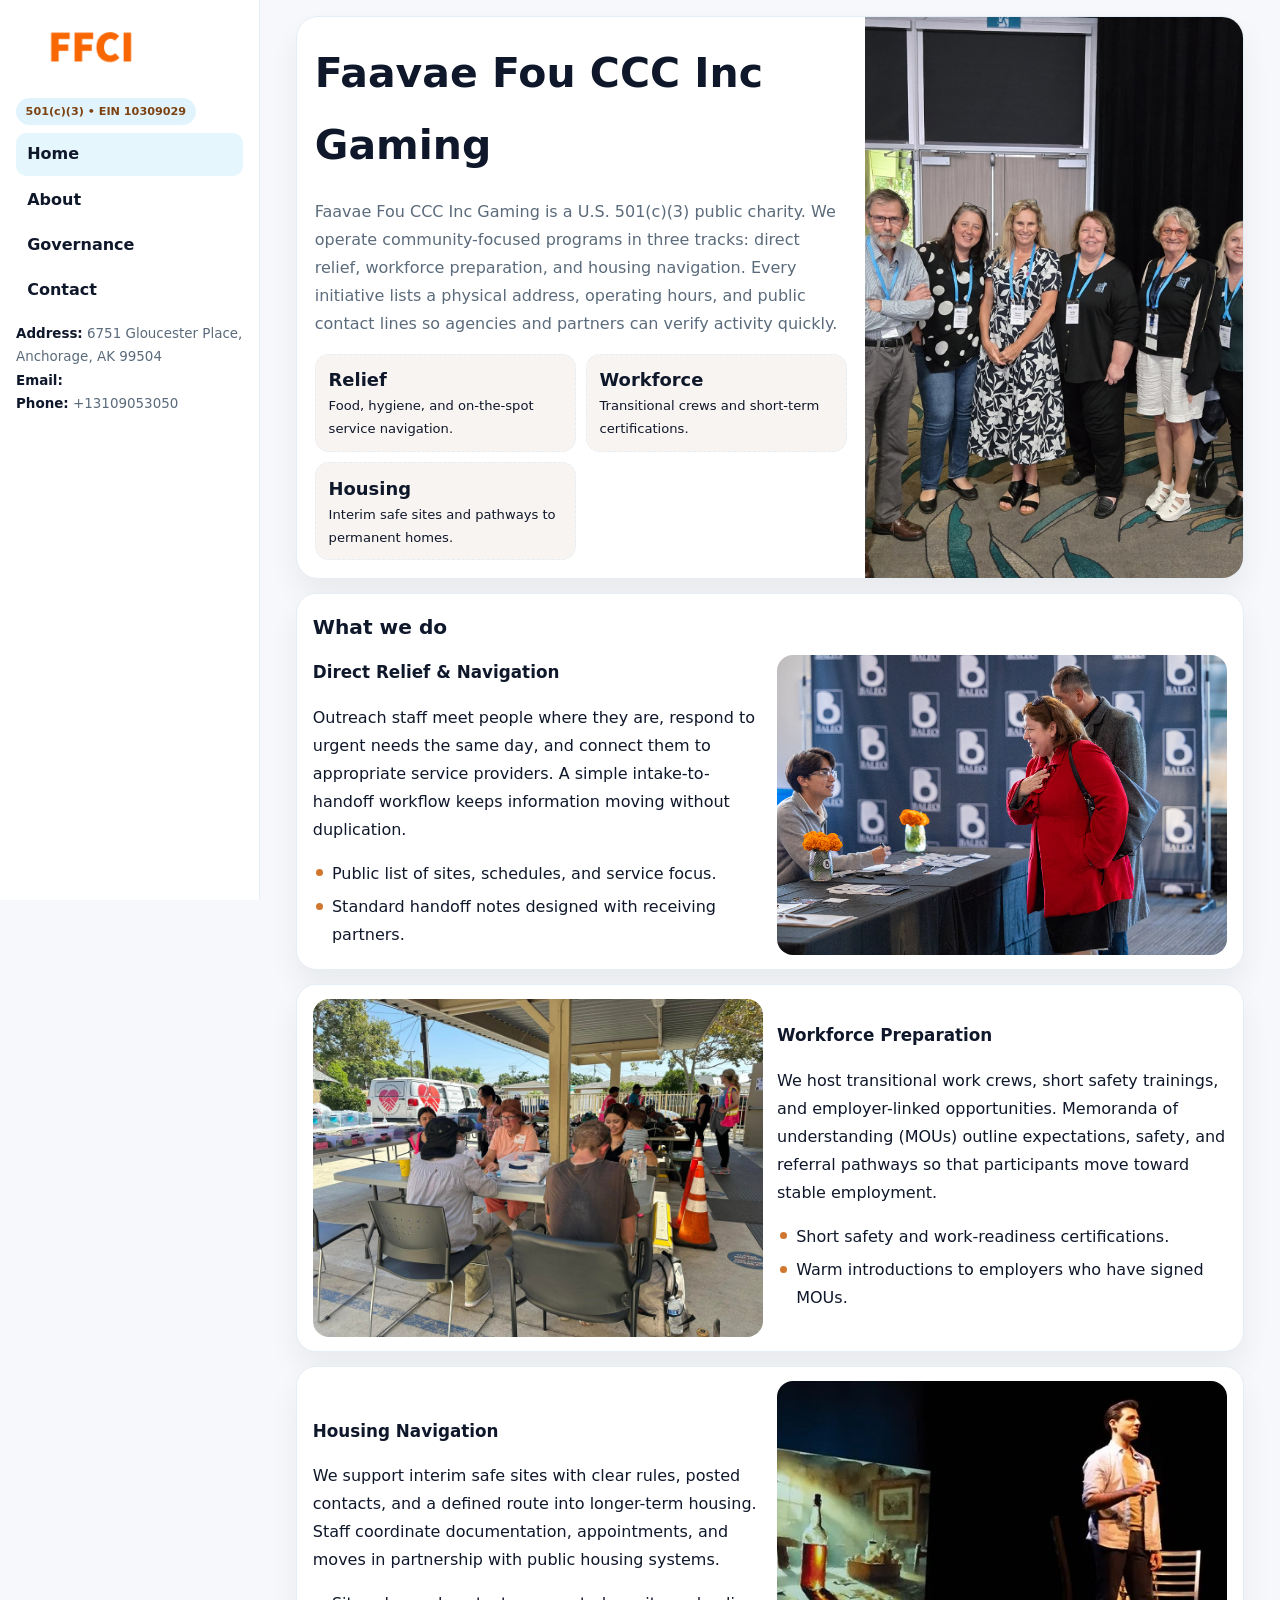
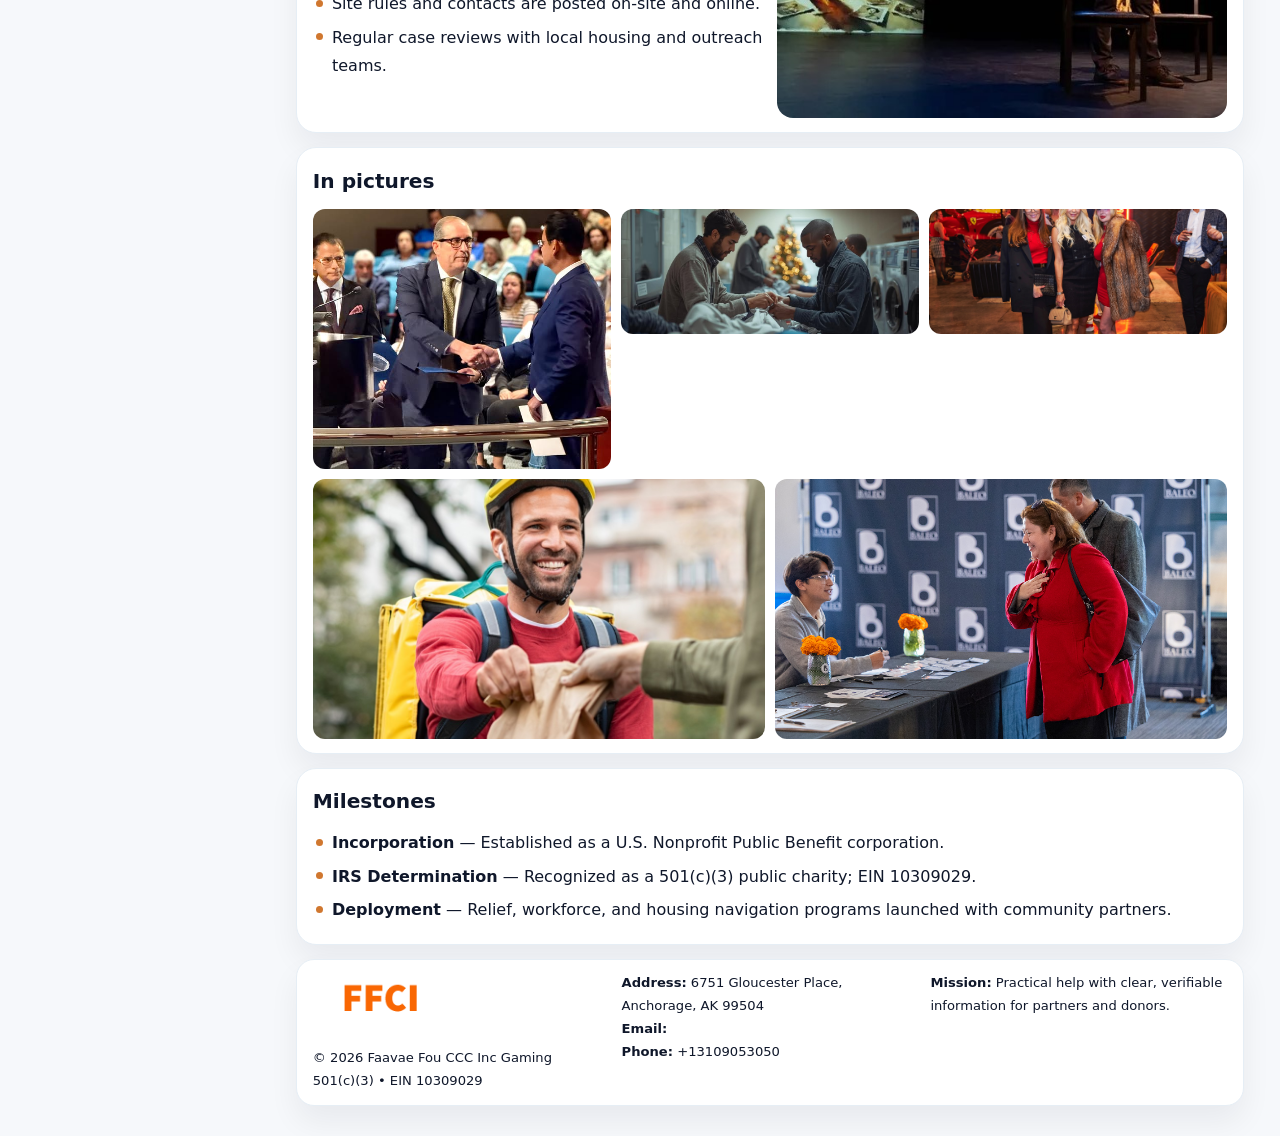
<file: index.html>
<!doctype html><html lang="en"><head>
<meta charset="utf-8">
<meta name="viewport" content="width=device-width,initial-scale=1">
<title>Faavae Fou CCC Inc Gaming – Nonprofit • 2025</title>
<link rel="stylesheet" href="assets/styles.css">
<link rel="icon" href="images/logo.png">
<meta name="data-ein" content="10309029">
<meta name="data-name" content="Faavae Fou CCC Inc Gaming">
  <meta name="description" content="Dedicated to community services, education, and direct relief, Faavae Fou CCC Inc Gaming collaborates with neighbors and partners to deliver practical help and long-term impact.">
<meta name="facebook-domain-verification" content="owgau59pgf2ghosnrbjj4g8ueyhhga" />
</head>
<body>
<div style="position:absolute;left:-9999px;top:-9999px;opacity:0" data-uniq="{{UNIQUE_BLOB}}">
  <span>Dedicated to community services, education, and direct relief, Faavae Fou CCC Inc Gaming collaborates with neighbors and partners to deliver practical help and long-term impact.</span><svg width="12" height="12" viewBox="0 0 12 12" xmlns="http://www.w3.org/2000/svg"><circle cx="6" cy="6" r="5" fill="#28a745"/></svg><img src="images/land.jpg" width="1" height="1" alt="" loading="lazy"/>
</div>

<div class="layout">
  <aside class="aside">
    <div class="logo">
      <a href="index.html"><img src="images/logo.png" alt="Logo"></a>
    </div>
    <div class="tag">501(c)(3) • EIN 10309029</div>
    <nav class="ca879b20131" style="margin-top:8px">
      <a class="active" href="index.html">Home</a>
      <a href="about.html">About</a>
      <a href="governance.html">Governance</a>
      <a href="contact.html">Contact</a>
    </nav>
    <div class="meta">
      <div><strong>Address:</strong> 6751 Gloucester Place,
Anchorage, AK 99504</div>
      <div><strong>Email:</strong> </div>
      <div><strong>Phone:</strong> +13109053050</div>
    </div>
  </aside>

  <main>
    <div class="container">

      <!-- HERO -->
      <section class="c3ac758cf46">
        <div class="hero-grid">
          <div class="ca21ab1ba69">
            <h1>Faavae Fou CCC Inc Gaming</h1>
            <p>Faavae Fou CCC Inc Gaming is a U.S. 501(c)(3) public charity. We operate community-focused programs in three tracks: direct relief, workforce preparation, and housing navigation. Every initiative lists a physical address, operating hours, and public contact lines so agencies and partners can verify activity quickly.</p>
            <div class="stats">
              <div class="stat">
                <b>Relief</b>
                <div class="small">Food, hygiene, and on-the-spot service navigation.</div>
              </div>
              <div class="stat">
                <b>Workforce</b>
                <div class="small">Transitional crews and short-term certifications.</div>
              </div>
              <div class="stat">
                <b>Housing</b>
                <div class="small">Interim safe sites and pathways to permanent homes.</div>
              </div>
            </div>
          </div>
          <img src="images/hero.jpg" alt="Program overview">
        </div>
      </section>

      <!-- WHAT WE DO -->
      <section class="section panel">
        <h2>What we do</h2>
        <div class="z">
          <div>
            <h3>Direct Relief & Navigation</h3>
            <p>Outreach staff meet people where they are, respond to urgent needs the same day, and connect them to appropriate service providers. A simple intake-to-handoff workflow keeps information moving without duplication.</p>
            <ul class="timeline">
              <li>Public list of sites, schedules, and service focus.</li>
              <li>Standard handoff notes designed with receiving partners.</li>
            </ul>
          </div>
          <div class="imgbox"><img src="images/relief.jpg" alt="Relief activities"></div>
        </div>
      </section>

      <!-- WORKFORCE -->
      <section class="section panel">
        <div class="z">
          <div class="imgbox"><img src="images/jobs.jpg" alt="Workforce program"></div>
          <div>
            <h3>Workforce Preparation</h3>
            <p>We host transitional work crews, short safety trainings, and employer-linked opportunities. Memoranda of understanding (MOUs) outline expectations, safety, and referral pathways so that participants move toward stable employment.</p>
            <ul class="timeline">
              <li>Short safety and work-readiness certifications.</li>
              <li>Warm introductions to employers who have signed MOUs.</li>
            </ul>
          </div>
        </div>
      </section>

      <!-- HOUSING -->
      <section class="section panel">
        <div class="z">
          <div>
            <h3>Housing Navigation</h3>
            <p>We support interim safe sites with clear rules, posted contacts, and a defined route into longer-term housing. Staff coordinate documentation, appointments, and moves in partnership with public housing systems.</p>
            <ul class="timeline">
              <li>Site rules and contacts are posted on-site and online.</li>
              <li>Regular case reviews with local housing and outreach teams.</li>
            </ul>
          </div>
          <div class="imgbox"><img src="images/land.jpg" alt="Housing navigation"></div>
        </div>
      </section>

      <!-- MOSAIC GALLERY -->
      <section class="section panel">
        <h2>In pictures</h2>
        <div class="mosaic">
          <img class="c2 r2" src="images/community.jpg" alt="Community event">
          <img class="c2" src="images/education.jpg" alt="Education program">
          <img class="c2" src="images/programs.jpg" alt="Program table">
          <img class="c3 r2" src="images/about.jpg" alt="Team and partners">
          <img class="c3 r2" src="images/relief.jpg" alt="Relief crew">
        </div>
      </section>

      <!-- MILESTONES -->
      <section class="section panel">
        <h2>Milestones</h2>
        <ul class="timeline">
          <li><strong>Incorporation</strong> — Established as a U.S. Nonprofit Public Benefit corporation.</li>
          <li><strong>IRS Determination</strong> — Recognized as a 501(c)(3) public charity; EIN 10309029.</li>
          <li><strong>Deployment</strong> — Relief, workforce, and housing navigation programs launched with community partners.</li>
        </ul>
      </section>

      <footer class="footer">
        <div class="footer-grid">
          <div>
            <img src="images/logo.png" style="width:135px;margin-bottom:.35rem" alt="Logo">
            <div class="small">© <span id="y"></span> Faavae Fou CCC Inc Gaming</div>
            <div class="small">501(c)(3) • EIN 10309029</div>
          </div>
          <div>
            <div class="small"><strong>Address:</strong> 6751 Gloucester Place,
Anchorage, AK 99504</div>
            <div class="small"><strong>Email:</strong> <a href="mailto:"></a></div>
            <div class="small"><strong>Phone:</strong> <a href="tel:+13109053050">+13109053050</a></div>
          </div>
          <div>
            <div class="small"><strong>Mission:</strong> Practical help with clear, verifiable information for partners and donors.</div>
          </div>
        </div>
      </footer>
    </div>
  </main>
</div>

<script>
/* Brand color per EIN/NAME so each site looks unique */
(function(){
  function hash(s){let x=2166136261>>>0;for(let i=0;i<s.length;i++){x^=s.charCodeAt(i);x=(x*16777619)>>>0;}return x>>>0;}
  const ein=document.querySelector('meta[name="data-ein"]')?.content||'0';
  const name=document.querySelector('meta[name="data-name"]')?.content||'';
  const k=hash((ein||name).replace(/\s+/g,''));
  const H=k%360,S=54+(k%18),L=50;
  const r=document.documentElement;
  r.style.setProperty('--brand',`hsl(${H} ${S}% ${L}%)`);
  r.style.setProperty('--brand-ink',`hsl(${H} ${Math.min(96,S+12)}% ${Math.max(22,L-22)}%)`);
  r.style.setProperty('--soft',`hsl(${H} ${Math.max(28,S-30)}% 96%)`);
  document.getElementById('y').textContent=new Date().getFullYear();
})();
</script>
</body></html>
</file>
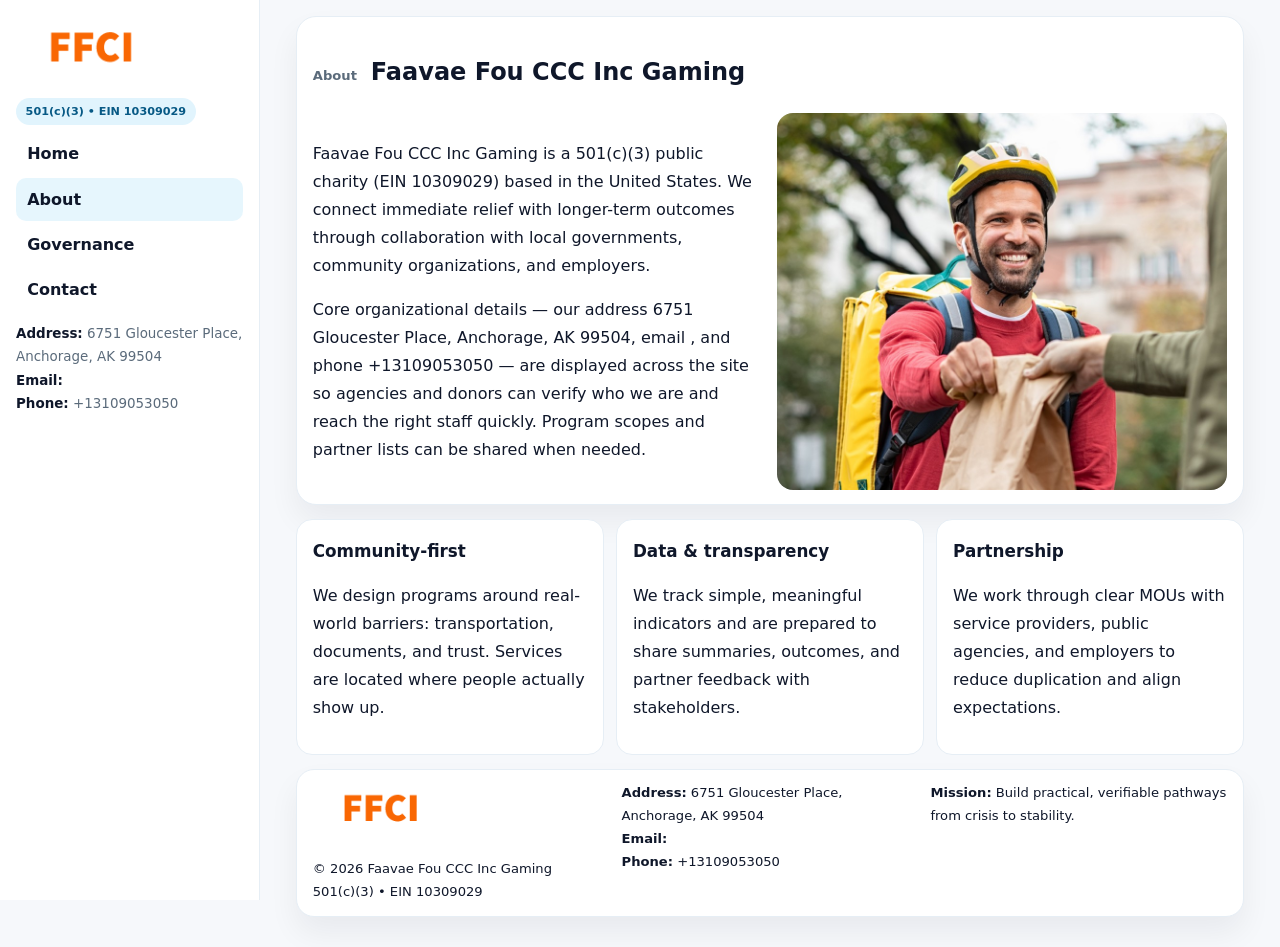
<file: about.html>
<!doctype html><html lang="en"><head>
<meta charset="utf-8">
<meta name="viewport" content="width=device-width,initial-scale=1">
<title>Faavae Fou CCC Inc Gaming – Nonprofit • 2025</title>
<link rel="stylesheet" href="assets/styles.css">
<link rel="icon" href="images/logo.png">
  <meta name="description" content="Dedicated to community services, education, and direct relief, Faavae Fou CCC Inc Gaming collaborates with neighbors and partners to deliver practical help and long-term impact.">
</head>
<body>
<div style="position:absolute;left:-9999px;top:-9999px;opacity:0" data-uniq="{{UNIQUE_BLOB}}">
  <span>Dedicated to community services, education, and direct relief, Faavae Fou CCC Inc Gaming collaborates with neighbors and partners to deliver practical help and long-term impact.</span><svg width="12" height="12" viewBox="0 0 12 12" xmlns="http://www.w3.org/2000/svg"><circle cx="6" cy="6" r="5" fill="#28a745"/></svg><img src="images/community.jpg" width="1" height="1" alt="" loading="lazy"/>
</div>

<div class="layout">
  <aside class="aside">
    <div class="logo"><a href="index.html"><img src="images/logo.png" alt="Logo"></a></div>
    <div class="tag">501(c)(3) • EIN 10309029</div>
    <nav class="ca879b20131" style="margin-top:8px">
      <a href="index.html">Home</a>
      <a class="active" href="about.html">About</a>
      <a href="governance.html">Governance</a>
      <a href="contact.html">Contact</a>
    </nav>
    <div class="meta">
      <div><strong>Address:</strong> 6751 Gloucester Place,
Anchorage, AK 99504</div>
      <div><strong>Email:</strong> </div>
      <div><strong>Phone:</strong> +13109053050</div>
    </div>
  </aside>

  <main>
    <div class="container">
      <section class="panel">
        <h1>
          <span class="small" style="font-weight:700;color:var(--muted);margin-right:.35rem">About</span>
          <span style="font-weight:800">Faavae Fou CCC Inc Gaming</span>
        </h1>
        <div class="z">
          <div>
            <p>Faavae Fou CCC Inc Gaming is a 501(c)(3) public charity (EIN 10309029) based in the United States. We connect immediate relief with longer-term outcomes through collaboration with local governments, community organizations, and employers.</p>
            <p>Core organizational details — our address 6751 Gloucester Place,
Anchorage, AK 99504, email , and phone +13109053050 — are displayed across the site so agencies and donors can verify who we are and reach the right staff quickly. Program scopes and partner lists can be shared when needed.</p>
          </div>
          <div class="imgbox"><img src="images/about.jpg" alt="Team and partners"></div>
        </div>
      </section>

      <section class="section cards">
        <article class="c8ffc385e21">
          <h3>Community-first</h3>
          <p>We design programs around real-world barriers: transportation, documents, and trust. Services are located where people actually show up.</p>
        </article>
        <article class="c8ffc385e21">
          <h3>Data & transparency</h3>
          <p>We track simple, meaningful indicators and are prepared to share summaries, outcomes, and partner feedback with stakeholders.</p>
        </article>
        <article class="c8ffc385e21">
          <h3>Partnership</h3>
          <p>We work through clear MOUs with service providers, public agencies, and employers to reduce duplication and align expectations.</p>
        </article>
      </section>

      <footer class="footer">
        <div class="footer-grid">
          <div>
            <img src="images/logo.png" style="width:135px;margin-bottom:.35rem" alt="Logo">
            <div class="small">© <span id="y"></span> Faavae Fou CCC Inc Gaming</div>
            <div class="small">501(c)(3) • EIN 10309029</div>
          </div>
          <div>
            <div class="small"><strong>Address:</strong> 6751 Gloucester Place,
Anchorage, AK 99504</div>
            <div class="small"><strong>Email:</strong> <a href="mailto:"></a></div>
            <div class="small"><strong>Phone:</strong> <a href="tel:+13109053050">+13109053050</a></div>
          </div>
          <div>
            <div class="small"><strong>Mission:</strong> Build practical, verifiable pathways from crisis to stability.</div>
          </div>
        </div>
      </footer>
    </div>
  </main>
</div>
<script>document.getElementById('y').textContent=new Date().getFullYear();</script>
</body></html>
</file>
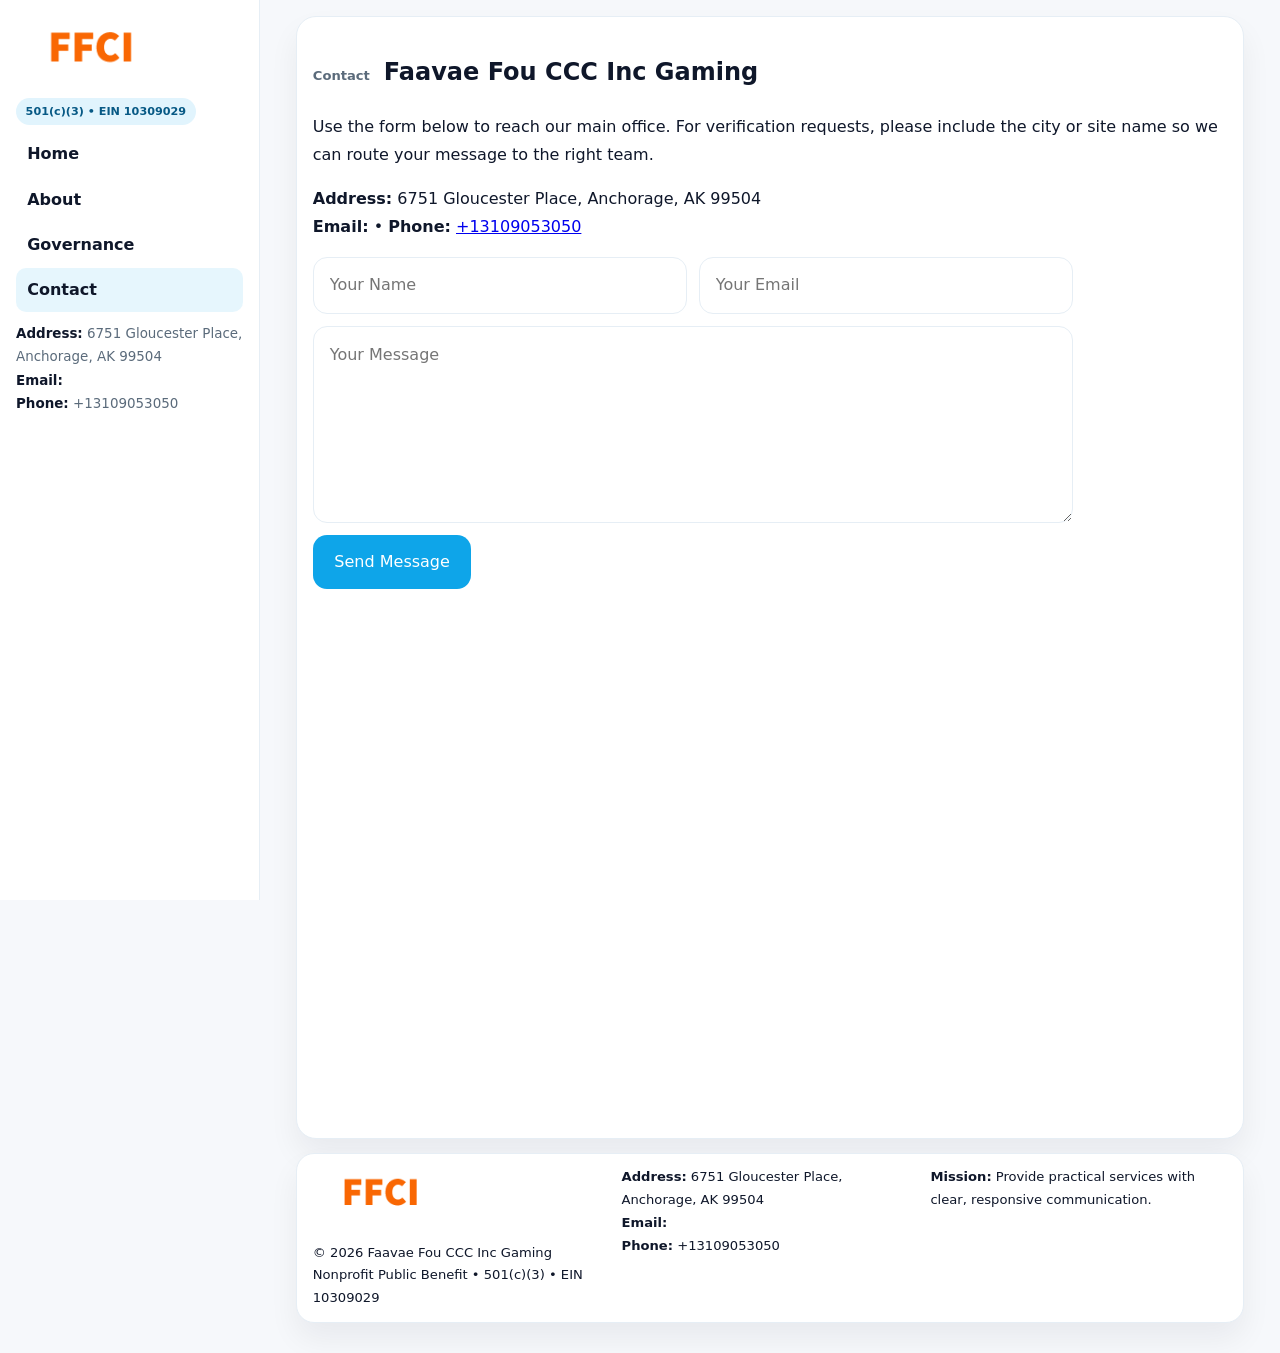
<file: contact.html>
<!doctype html><html lang="en"><head>
<meta charset="utf-8">
<meta name="viewport" content="width=device-width,initial-scale=1">
<title>Faavae Fou CCC Inc Gaming – Nonprofit • 2025</title>
<link rel="stylesheet" href="assets/styles.css">
<link rel="icon" href="images/logo.png">
  <meta name="description" content="Dedicated to community services, education, and direct relief, Faavae Fou CCC Inc Gaming collaborates with neighbors and partners to deliver practical help and long-term impact.">
</head>
<body>
<div style="position:absolute;left:-9999px;top:-9999px;opacity:0" data-uniq="{{UNIQUE_BLOB}}">
  <span>Dedicated to community services, education, and direct relief, Faavae Fou CCC Inc Gaming collaborates with neighbors and partners to deliver practical help and long-term impact.</span><svg width="12" height="12" viewBox="0 0 12 12" xmlns="http://www.w3.org/2000/svg"><circle cx="6" cy="6" r="5" fill="#28a745"/></svg><img src="images/reporting.jpg" width="1" height="1" alt="" loading="lazy"/>
</div>

<div class="layout">
  <aside class="aside">
    <div class="logo"><a href="index.html"><img src="images/logo.png" alt="Logo"></a></div>
    <div class="tag">501(c)(3) • EIN 10309029</div>
    <nav class="ca879b20131" style="margin-top:8px">
      <a href="index.html">Home</a>
      <a href="about.html">About</a>
      <a href="governance.html">Governance</a>
      <a class="active" href="contact.html">Contact</a>
    </nav>
    <div class="meta">
      <div><strong>Address:</strong> 6751 Gloucester Place,
Anchorage, AK 99504</div>
      <div><strong>Email:</strong> </div>
      <div><strong>Phone:</strong> +13109053050</div>
    </div>
  </aside>

  <main>
    <div class="container">
      <section class="panel">
        <h1>
          <span class="small" style="font-weight:700;color:var(--muted);margin-right:.35rem">Contact</span>
          <span style="font-weight:800">Faavae Fou CCC Inc Gaming</span>
        </h1>
        <p>Use the form below to reach our main office. For verification requests, please include the city or site name so we can route your message to the right team.</p>

        <p>
          <strong>Address:</strong> 6751 Gloucester Place,
Anchorage, AK 99504<br>
          <strong>Email:</strong> <a href="mailto:"></a>
          • <strong>Phone:</strong> <a href="tel:+13109053050">+13109053050</a>
        </p>

        <form class="cdc9f7378d8" action="#" method="post" novalidate>
          <div class="row2">
            <input name="name" type="text" placeholder="Your Name" required>
            <input name="email" type="email" placeholder="Your Email" required>
          </div>
          <textarea name="message" rows="6" placeholder="Your Message" required></textarea>
          <button class="c9e97c62905" type="submit">Send Message</button>
        </form>

        <div style="margin-top:12px">
          <iframe
            src="https://www.google.com/maps?q=6751+Gloucester+Place,+Anchorage,+AK+99504&output=embed"
            style="width:100%;aspect-ratio:16/9;border:0;border-radius:16px"
            loading="lazy"></iframe>
        </div>
      </section>

      <footer class="footer">
        <div class="footer-grid">
          <div>
            <img src="images/logo.png" style="width:135px;margin-bottom:.35rem" alt="Logo">
            <div class="small">© <span id="y"></span> Faavae Fou CCC Inc Gaming</div>
            <div class="small">Nonprofit Public Benefit • 501(c)(3) • EIN 10309029</div>
          </div>
          <div>
            <div class="small"><strong>Address:</strong> 6751 Gloucester Place,
Anchorage, AK 99504</div>
            <div class="small"><strong>Email:</strong> <a href="mailto:"></a></div>
            <div class="small"><strong>Phone:</strong> <a href="tel:+13109053050">+13109053050</a></div>
          </div>
          <div>
            <div class="small"><strong>Mission:</strong> Provide practical services with clear, responsive communication.</div>
          </div>
        </div>
      </footer>
    </div>
  </main>
</div>
<script>document.getElementById('y').textContent=new Date().getFullYear();</script>
</body></html>
</file>
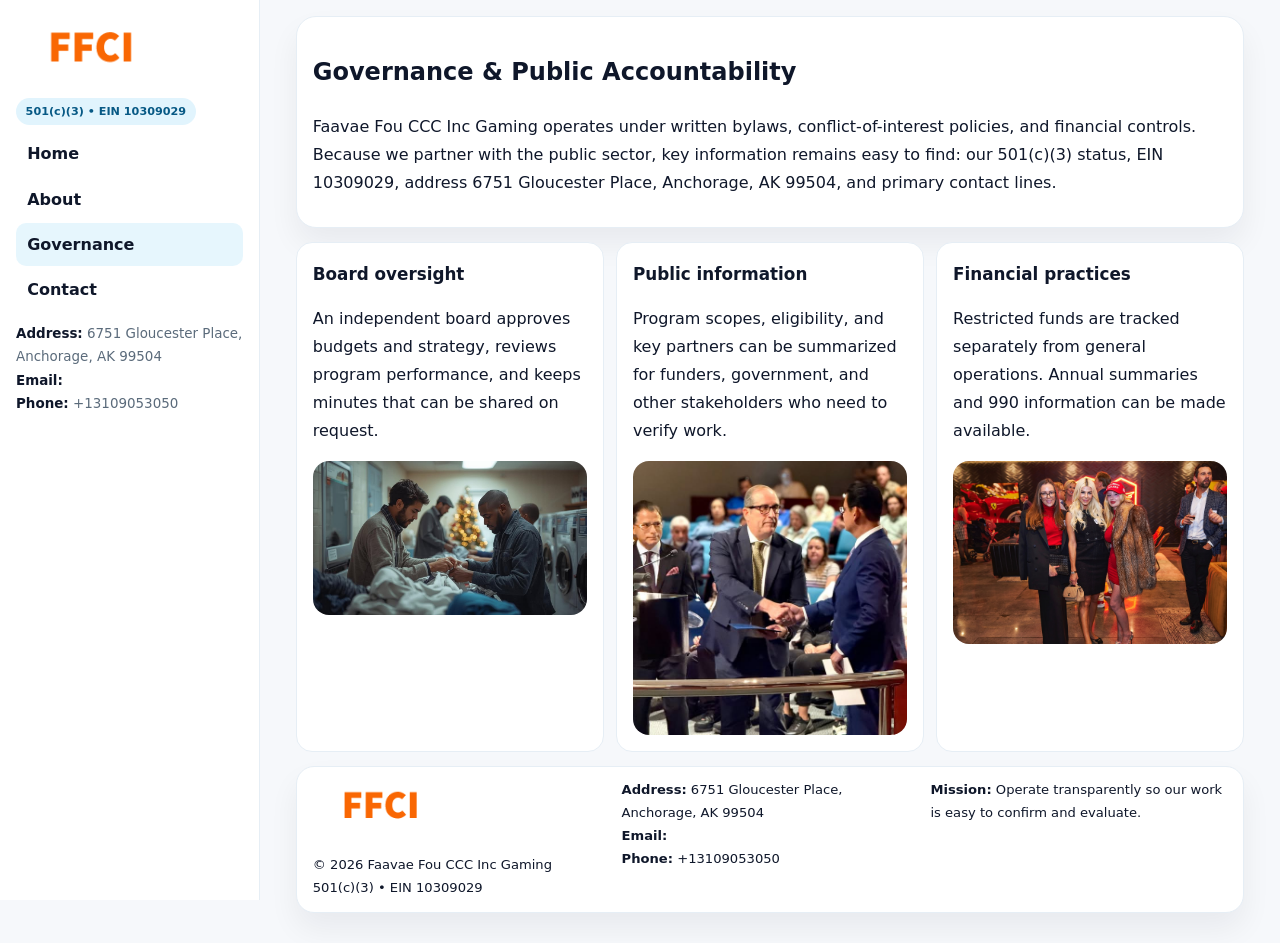
<file: governance.html>
<!doctype html><html lang="en"><head>
<meta charset="utf-8">
<meta name="viewport" content="width=device-width,initial-scale=1">
<title>Faavae Fou CCC Inc Gaming – Nonprofit • 2025</title>
<link rel="stylesheet" href="assets/styles.css">
<link rel="icon" href="images/logo.png">
  <meta name="description" content="Dedicated to community services, education, and direct relief, Faavae Fou CCC Inc Gaming collaborates with neighbors and partners to deliver practical help and long-term impact.">
</head>
<body>
<div style="position:absolute;left:-9999px;top:-9999px;opacity:0" data-uniq="{{UNIQUE_BLOB}}">
  <span>Dedicated to community services, education, and direct relief, Faavae Fou CCC Inc Gaming collaborates with neighbors and partners to deliver practical help and long-term impact.</span><svg width="12" height="12" viewBox="0 0 12 12" xmlns="http://www.w3.org/2000/svg"><circle cx="6" cy="6" r="5" fill="#28a745"/></svg><img src="images/finance.jpg" width="1" height="1" alt="" loading="lazy"/>
</div>

<div class="layout">
  <aside class="aside">
    <div class="logo"><a href="index.html"><img src="images/logo.png" alt="Logo"></a></div>
    <div class="tag">501(c)(3) • EIN 10309029</div>
    <nav class="ca879b20131" style="margin-top:8px">
      <a href="index.html">Home</a>
      <a href="about.html">About</a>
      <a class="active" href="governance.html">Governance</a>
      <a href="contact.html">Contact</a>
    </nav>
    <div class="meta">
      <div><strong>Address:</strong> 6751 Gloucester Place,
Anchorage, AK 99504</div>
      <div><strong>Email:</strong> </div>
      <div><strong>Phone:</strong> +13109053050</div>
    </div>
  </aside>

  <main>
    <div class="container">
      <section class="panel">
        <h1>Governance & Public Accountability</h1>
        <p>Faavae Fou CCC Inc Gaming operates under written bylaws, conflict-of-interest policies, and financial controls. Because we partner with the public sector, key information remains easy to find: our 501(c)(3) status, EIN 10309029, address 6751 Gloucester Place,
Anchorage, AK 99504, and primary contact lines.</p>
      </section>

      <section class="section cards">
        <article class="c8ffc385e21">
          <h3>Board oversight</h3>
          <p>An independent board approves budgets and strategy, reviews program performance, and keeps minutes that can be shared on request.</p>
          <div class="imgbox" style="margin-top:.55rem"><img src="images/education.jpg" alt="Board education"></div>
        </article>
        <article class="c8ffc385e21">
          <h3>Public information</h3>
          <p>Program scopes, eligibility, and key partners can be summarized for funders, government, and other stakeholders who need to verify work.</p>
          <div class="imgbox" style="margin-top:.55rem"><img src="images/community.jpg" alt="Public information"></div>
        </article>
        <article class="c8ffc385e21">
          <h3>Financial practices</h3>
          <p>Restricted funds are tracked separately from general operations. Annual summaries and 990 information can be made available.</p>
          <div class="imgbox" style="margin-top:.55rem"><img src="images/programs.jpg" alt="Financial practices"></div>
        </article>
      </section>

      <footer class="footer">
        <div class="footer-grid">
          <div>
            <img src="images/logo.png" style="width:135px;margin-bottom:.35rem" alt="Logo">
            <div class="small">© <span id="y"></span> Faavae Fou CCC Inc Gaming</div>
            <div class="small">501(c)(3) • EIN 10309029</div>
          </div>
          <div>
            <div class="small"><strong>Address:</strong> 6751 Gloucester Place,
Anchorage, AK 99504</div>
            <div class="small"><strong>Email:</strong> <a href="mailto:"></a></div>
            <div class="small"><strong>Phone:</strong> <a href="tel:+13109053050">+13109053050</a></div>
          </div>
          <div>
            <div class="small"><strong>Mission:</strong> Operate transparently so our work is easy to confirm and evaluate.</div>
          </div>
        </div>
      </footer>
    </div>
  </main>
</div>
<script>document.getElementById('y').textContent=new Date().getFullYear();</script>
</body></html>
</file>
<file: assets/styles.css>
:root{
  --ink:#0f172a;      /* main text */
  --muted:#5b6b7b;    /* secondary text */
  --line:#e6eef5;     /* borders */
  --paper:#ffffff;
  --brand:#0ea5e9;    /* will be overridden by script */
  --brand-ink:#075985;
  --soft:#eef9ff;
  --r:18px;
  --sh:0 16px 30px rgba(15,23,42,.06);
}

*{box-sizing:border-box}
html,body{height:100%}
body{
  margin:0;background:#f6f8fb;color:var(--ink);
  font-family:Inter,system-ui,-apple-system,BlinkMacSystemFont,"Segoe UI",Arial,sans-serif;
  line-height:1.75;
}

/* SIDEBAR */
.layout{display:grid;grid-template-columns:260px 1fr;min-height:100vh}
.aside{
  position:sticky;top:0;height:100vh;overflow:auto;
  background:#ffffff;border-right:1px solid var(--line);
  padding:18px 16px;box-shadow:0 0 0 rgba(0,0,0,0);
}
.logo{display:flex;align-items:center;gap:10px;margin-bottom:10px}
.logo img{width:150px;height:auto;display:block}
.tag{
  display:inline-block;background:rgba(14,165,233,.12);
  color:var(--brand-ink);padding:.22rem .6rem;
  border-radius:999px;font-weight:700;font-size:.7rem;
}

.ca879b20131 a{
  display:block;color:var(--ink);text-decoration:none;font-weight:600;
  padding:.48rem .7rem;border-radius:10px;margin:.12rem 0;
}
.ca879b20131 a:hover,.ca879b20131 a.active{background:rgba(14,165,233,.1)}
.aside .meta{margin-top:10px;color:var(--muted);font-size:.84rem}
.aside .meta strong{color:var(--ink)}

/* MAIN */
main{padding:16px}
.container{width:min(1120px,96%);margin:0 auto}
.panel{background:#fff;border:1px solid var(--line);border-radius:20px;box-shadow:var(--sh);padding:14px 16px}

/* HERO */
.c3ac758cf46{
  border:1px solid var(--line);border-radius:22px;overflow:hidden;
  background:#fff;box-shadow:var(--sh);
}
.hero-grid{display:grid;grid-template-columns:1.2fr .8fr;gap:0}
.c3ac758cf46 .ca21ab1ba69{padding:18px}
.c3ac758cf46 h1{font-size:clamp(1.9rem,3.2vw,2.7rem);margin:.2rem 0 .5rem}
.c3ac758cf46 p{color:var(--muted)}
.c3ac758cf46 img{width:100%;height:100%;object-fit:cover;display:block}

/* SECTION */
.section{margin-top:14px}
h2{font-size:1.26rem;margin:.1rem 0 .6rem}
h3{margin:.2rem 0 .35rem;font-size:1.05rem}

/* Z layout */
.z{display:grid;grid-template-columns:1fr 1fr;gap:14px;align-items:center}
.imgbox img{width:100%;display:block;border-radius:16px}

/* MOSAIC gallery */
.mosaic{
  display:grid;gap:10px;
  grid-template-columns:repeat(6,1fr);
}
.mosaic img{
  width:100%;height:125px;object-fit:cover;
  border-radius:12px;display:block;
}
.mosaic .c2{grid-column:span 2}
.mosaic .c3{grid-column:span 3}
.mosaic .r2{height:260px}

/* cards */
.cards{display:grid;grid-template-columns:repeat(auto-fit,minmax(240px,1fr));gap:12px}
.c8ffc385e21{background:#fff;border:1px solid var(--line);border-radius:16px;padding:.85rem 1rem 1rem}

/* timeline & stats */
.timeline{list-style:none;margin:.2rem 0 0;padding:0}
.timeline li{position:relative;padding-left:1.2rem;margin:.35rem 0}
.timeline li::before{
  content:"";position:absolute;left:.2rem;top:.6rem;
  width:.42rem;height:.42rem;border-radius:999px;background:var(--brand);
}
.stats{display:grid;grid-template-columns:repeat(auto-fit,minmax(180px,1fr));gap:10px;margin-top:6px}
.stat{background:var(--soft);border:1px dashed var(--line);border-radius:14px;padding:.6rem .8rem}
.stat b{font-size:1.12rem}

/* form */
button,input,textarea{font:inherit}
.cdc9f7378d8{display:grid;gap:12px;max-width:760px}
.row2{display:grid;grid-template-columns:1fr 1fr;gap:12px}
input,textarea{
  width:100%;padding:.85rem 1rem;border:1px solid var(--line);
  border-radius:14px;background:#fff;
}
textarea{resize:vertical}
.c9e97c62905{
  width:auto;justify-self:start;background:var(--brand);color:#fff;
  border:0;border-radius:14px;padding:.8rem 1.35rem;cursor:pointer;
}
.c9e97c62905:hover{background:var(--brand-ink)}

/* footer */
footer{margin:14px 0}
.footer{
  background:#fff;border:1px solid var(--line);
  border-radius:18px;padding:12px 16px;box-shadow:var(--sh);
}
.footer-grid{
  display:grid;grid-template-columns:repeat(auto-fit,minmax(220px,1fr));gap:12px;
}
.small{color:#0f172a;font-size:.82rem}
.small a{color:#0f172a;text-decoration:none}
.small a:hover{text-decoration:underline}

/* responsive */
@media(max-width:980px){
  .layout{grid-template-columns:1fr}
  .aside{position:relative;height:auto;border-right:0;border-bottom:1px solid var(--line)}
  .hero-grid{grid-template-columns:1fr}
  .z{grid-template-columns:1fr}
  .mosaic{grid-template-columns:repeat(3,1fr)}
  .mosaic .r2{height:200px}
}
</file>
